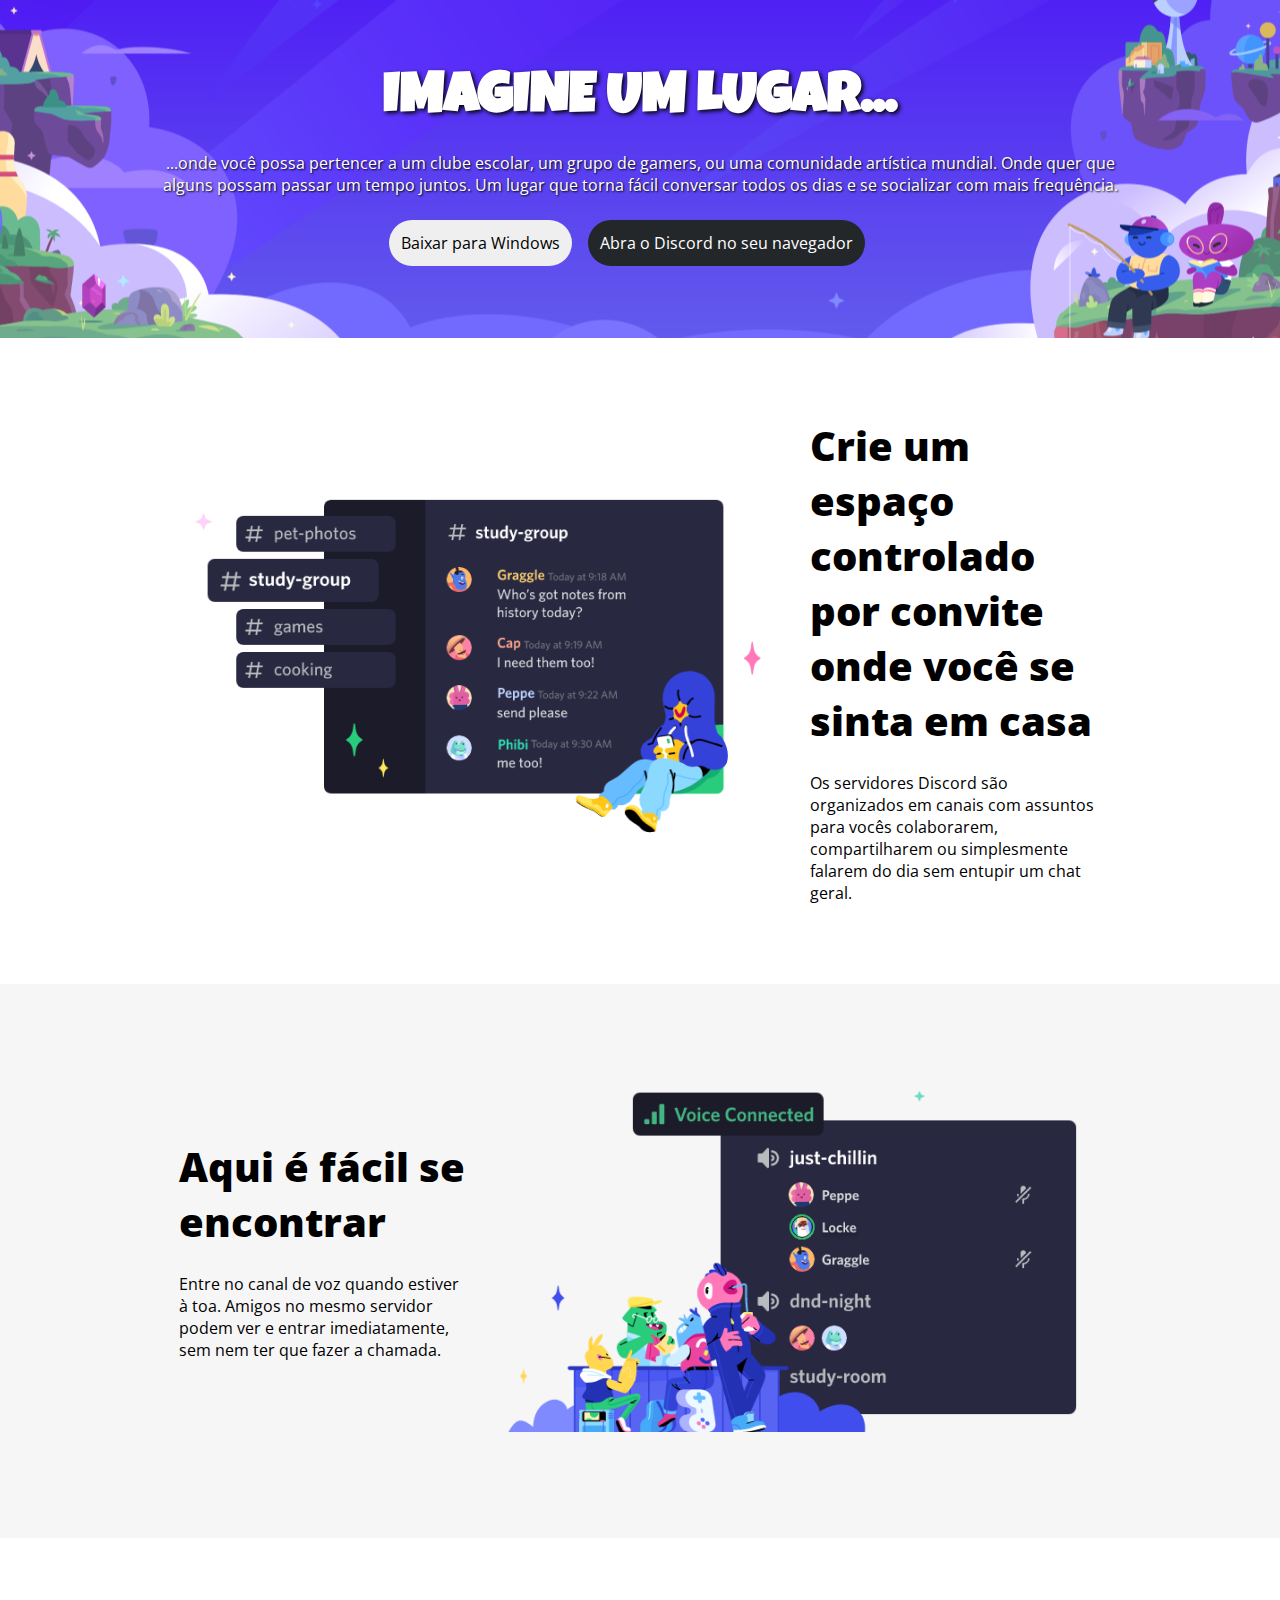
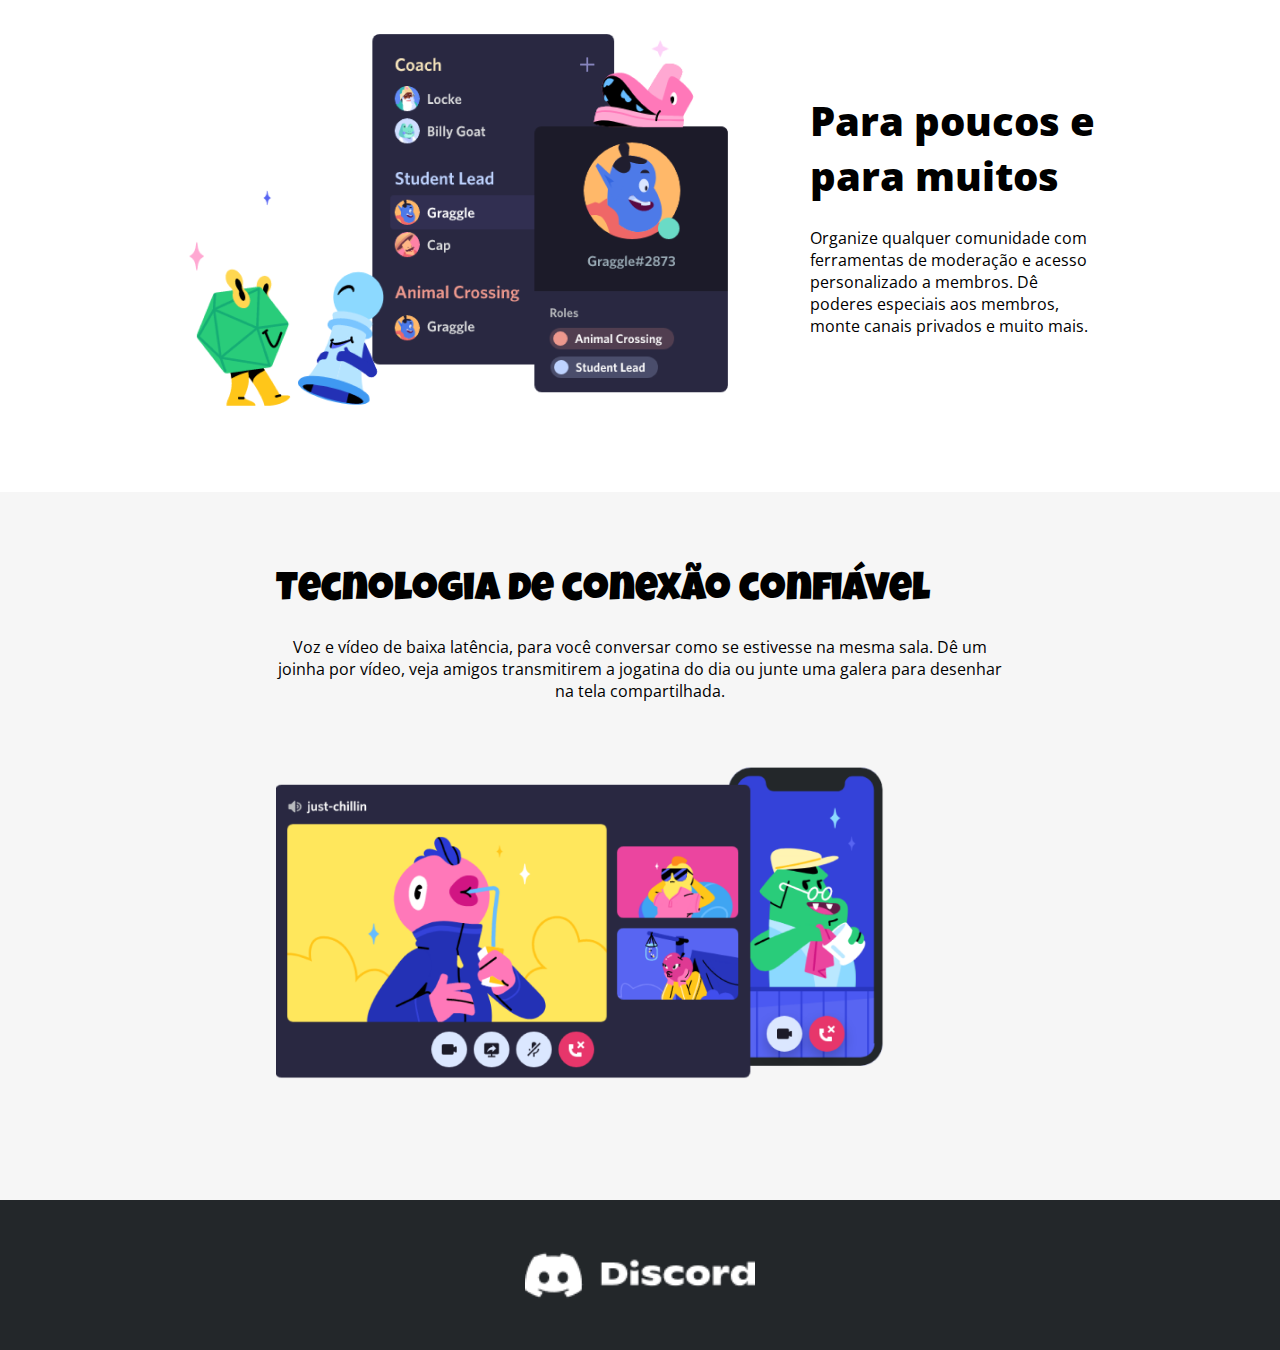
<file: 4-DiscordClone/index.html>
<!DOCTYPE html>
<html lang="pt-br">

<head>
    <meta charset="UTF-8">
    <meta name="viewport" content="width=device-width, initial-scale=1.0">

    <link rel="stylesheet" href="./styles.css">

    <title>Discord - Home</title>
</head>

<body>
    <header>

        <div class="container">
            <div class="content">
                <h1>IMAGINE UM LUGAR...</h1>
                <p>...onde você possa pertencer a um clube escolar, um grupo de gamers, ou uma comunidade artística
                    mundial. Onde quer que alguns possam passar um tempo juntos. Um lugar que torna fácil conversar
                    todos os dias e se socializar com mais frequência.</p>
                <div class="buttons">
                    <button>Baixar para Windows</button>
                    <button>Abra o Discord no seu navegador</button>
                </div>
            </div>
        </div>

    </header>

    <main>
        <section class="">
            <div class="container">
                <div class="content">
                    <img src="images/section-bg-1.png" alt="Section 1 Image">
                    <h2>Crie um espaço controlado por convite onde você se sinta em casa</h2>
                    <p>Os servidores Discord são organizados em canais com assuntos para vocês colaborarem,
                        compartilharem ou simplesmente falarem do dia sem entupir um chat geral.</p>
                </div>
            </div>
        </section>

        <section class="">
            <div class="container">
                <div class="content">
                    <img src="images/section-bg-2.png" alt="Section 2 Image">
                    <h2>Aqui é fácil se encontrar</h2>
                    <p>Entre no canal de voz quando estiver à toa. Amigos no mesmo servidor podem ver e entrar
                        imediatamente, sem nem ter que fazer a chamada.</p>
                </div>
            </div>
        </section>

        <section class="">
            <div class="container">
                <div class="content">
                    <img src="images/section-bg-3.png" alt="Section 3 Image">
                    <h2>Para poucos e para muitos</h2>
                    <p>Organize qualquer comunidade com ferramentas de moderação e acesso personalizado a membros. Dê
                        poderes especiais aos membros, monte canais privados e muito mais.</p>
                </div>
            </div>
        </section>

        <section class="">
            <div class="container">
                <div class="content">
                    <h2>Tecnologia de conexão confiável</h2>
                    <p>Voz e vídeo de baixa latência, para você conversar como se estivesse na mesma sala. Dê um joinha por
                        vídeo, veja amigos transmitirem a jogatina do dia ou junte uma galera para desenhar na tela
                        compartilhada.</p>
                    <img src="images/section-bg-4.png" alt="Section 4 Image">
                </div>
            </div>
        </section>
    </main>

    <footer>

        <div class="container">
            <img src="images/discord-logo.png" alt="Discord Logo">
        </div>

    </footer>

</body>

</html>
</file>
<file: 4-DiscordClone/styles.css>
@import url('https://fonts.googleapis.com/css2?family=Luckiest+Guy&display=swap');
@import url('https://fonts.googleapis.com/css2?family=Open+Sans:wght@300..800&display=swap');

:root{
    --font-title: 'Luckiest Guy', cursive;
    --font-text: 'Open Sans', sans-serif;

    --color-title: #000;
    --color-title-alt: #FFF;
    --color-text: #000;
    --color-text-alt: #FFF;
    --color-bg: #fff;
    --color-bg-button-alt: #23272A;
    --color-bg-section-alt: #f6f6f6;

    --shadow-title: 2px 2px 4px var(--color-title);
    --shadow-text: 1px 1px 2px var(--color-text);

    --font-size-text: 1rem;
    --font-size-title-h1: 3.5rem;
    --font-size-title-h2: 1.5rem;

    --font-weight-extrabold: 800;
    --font-weight-regular: 400;
}

* {
    margin: 0;
    padding: 0;
    box-sizing: border-box;
}

.container {
    width: 100%;
    height: 100%;

    max-height: 744px;
    max-width: 971px; 
}

.content{
    display: flex;
    align-items: center;
    justify-content: center; 
}

body {
    font-family: var(--font-text);
    background-color: var(--color-bg);
}

header, main, section, footer {
    width: 100%;
    height: auto;
}

h1{
    font-family: var(--font-title);
    font-size: var(--font-size-title-h1);
    font-weight: var(--font-weight-extrabold);
    color: var(--color-title-alt);
    text-shadow: var(--shadow-title);
}

h2{
    font-size: var(--font-size-title-h2);
    font-weight: var(--font-weight-extrabold);
}

button{
    border: none;
    padding: 0.75rem;
    border-radius: 1.5rem;

    font-family: var(--font-text);
    font-size: var(--font-size-text);
    font-weight: var(--font-weight-regular);
}

section{
    padding: 2.5rem 0;
}

img{
    width: 100%;
    max-width: 923px;
    height: auto;
}


header{
    background-image: url("./images/banner-bg.png");
    background-size: cover;
    background-position: center;
    background-repeat: no-repeat;
    padding: 4.5rem 1.5rem;

    color: var(--color-text-alt);

    display: flex;
    justify-content: center;
    align-items: center;
}

header .container{
    display: flex;
}

header .content{
    text-align: center;    
    flex-direction: column;
    gap: 1.5rem; 
}

header .content p{
    text-shadow: var(--shadow-text);
}

header .buttons{
    width: 100%;
    max-width: 381px;
    max-height: 122px;    
    height: auto;
    display: flex;
    flex-direction: column;
    gap: 1rem;
}

header .buttons button:last-child{
    background-color: var(--color-bg-button-alt);
    color: var(--color-text-alt);
}

main {
    display: flex;
    flex-direction: column;
    justify-content: center;
    align-items: center;
}

section{
    display: flex;
    justify-content: center;
    align-items: center;
}

section .container{
    padding: 2.5rem 1.5rem;
}

main section:nth-child(odd){
    background-color: var(--color-bg-section);
}

main section:nth-child(even){
    background-color: var(--color-bg-section-alt);
}

section .content{
    color: var(--color-text);
    flex-direction: column;
    align-items: flex-start;
    gap: 1.69rem;
}

main section:last-child h2{
    font-family: var(--font-title);
    font-size: 2rem;
    font-weight: var(--font-weight-regular);
    color: var(--color-title);
}


footer{
    height: 9.4rem;
    width: 100%;
    background-color: var(--color-bg-button-alt);

    display: flex;
    justify-content: center;
    align-items: center;
}

footer .container{
    width: 10rem;
    height: 2.8rem;
}


@media screen and (min-width: 900px) {
    header .buttons{
        flex-direction: row;
        max-width: 502px;

    }
    section .container{
        max-width: 971px;
    }

    section .content{
        display: grid;
        grid-template-areas: 
        "img title"
        "img text";
        
        grid-template-columns: 1fr 1fr;
        grid-template-rows: 1fr 1fr;
        gap: 1.5rem;
    }
    
    main section:first-child .content{
        grid-template-columns: 1fr 1fr;
        grid-template-rows: 1fr;
    }

    main section:nth-child(even) .content{
        grid-template-areas: 
        "title img"
        "text img";
    }

    main section:last-child .content{
        grid-template-areas: 
        "title"
        "text"
        "img";

        grid-template-columns: minmax(450px, 728px);
        grid-template-rows: 1fr;

        text-align: center;
    }

    main section:last-child .content h2{
        font-size: 2.5rem;
        text-align: justify;
    }

    section .content img{
        grid-area: img;
        max-width: 923px;
        height: 394px;
        width: auto;
        align-self: center;
    }

    section .content h2{
        grid-area: title;
        align-self: flex-end;
        font-size: 2.5rem;
        font-weight: var(--font-weight-extrabold);
    }

    section .content p{
        align-self: flex-start;
        grid-area: text;
    }

    footer .container{
        width: 14.4rem;
        height: 3.9rem;
    }
}
</file>
